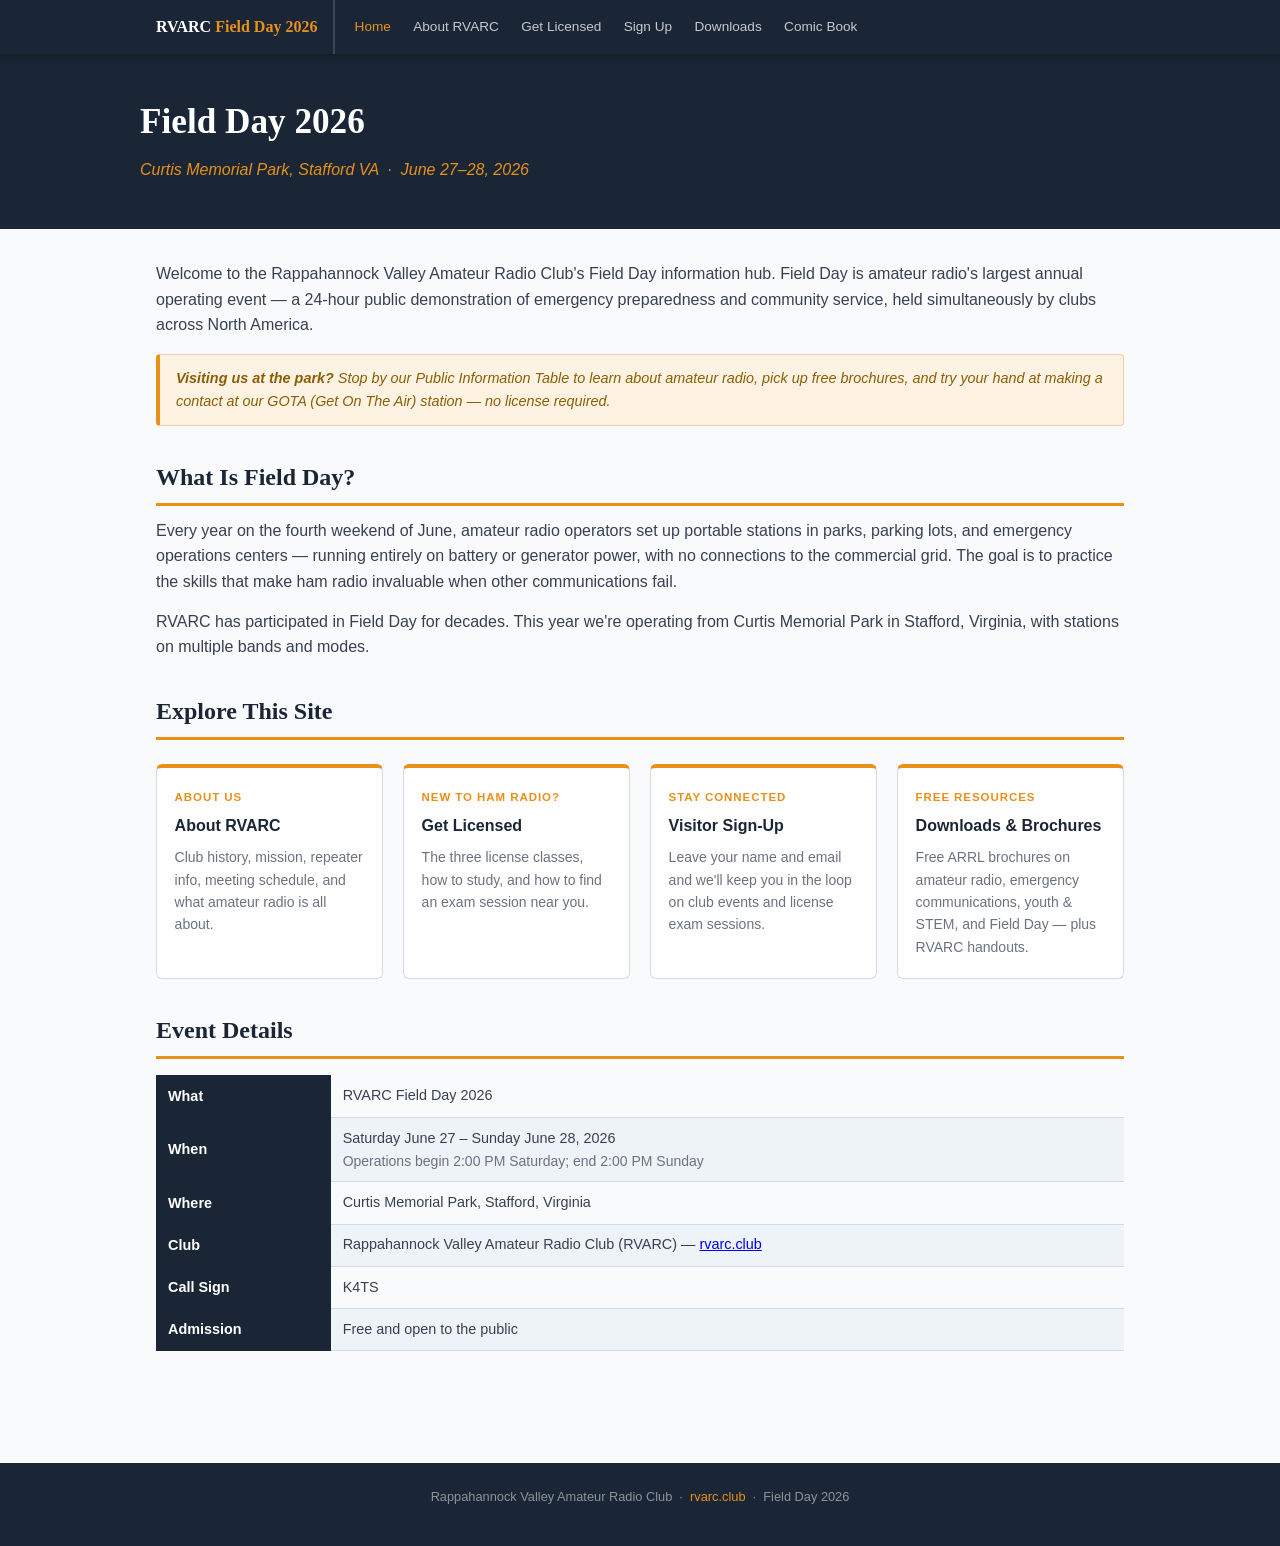
<file: index.html>
<!DOCTYPE html>
<html lang="en">
<head>
  <meta charset="UTF-8">
  <meta name="viewport" content="width=device-width, initial-scale=1.0">
  <title>RVARC Field Day 2026 — Public Information</title>
  <link rel="stylesheet" href="css/style.css">
</head>
<body>

<nav>
  <div class="nav-inner">
    <a class="nav-brand" href="index.html">RVARC <span>Field Day 2026</span></a>
    <a href="index.html" class="active">Home</a>
    <a href="about-rvarc.html">About RVARC</a>
    <a href="get-licensed.html">Get Licensed</a>
    <a href="sign-up.html">Sign Up</a>
    <a href="downloads.html">Downloads</a>
    <a href="comic-book.html">Comic Book</a>
  </div>
</nav>

<div class="page-header">
  <div class="page-header-inner">
    <h1>Field Day 2026</h1>
    <p class="subtitle">Curtis Memorial Park, Stafford VA &nbsp;·&nbsp; June 27–28, 2026</p>
  </div>
</div>

<main>
  <p>Welcome to the Rappahannock Valley Amateur Radio Club's Field Day information hub. Field Day is amateur radio's largest annual operating event — a 24-hour public demonstration of emergency preparedness and community service, held simultaneously by clubs across North America.</p>

  <div class="hint">
    <strong>Visiting us at the park?</strong> Stop by our Public Information Table to learn about amateur radio, pick up free brochures, and try your hand at making a contact at our GOTA (Get On The Air) station — no license required.
  </div>

  <h2>What Is Field Day?</h2>
  <p>Every year on the fourth weekend of June, amateur radio operators set up portable stations in parks, parking lots, and emergency operations centers — running entirely on battery or generator power, with no connections to the commercial grid. The goal is to practice the skills that make ham radio invaluable when other communications fail.</p>
  <p>RVARC has participated in Field Day for decades. This year we're operating from Curtis Memorial Park in Stafford, Virginia, with stations on multiple bands and modes.</p>

  <h2>Explore This Site</h2>
  <div class="card-grid">
    <a class="card" href="about-rvarc.html">
      <div class="card-label">About Us</div>
      <h3>About RVARC</h3>
      <p>Club history, mission, repeater info, meeting schedule, and what amateur radio is all about.</p>
    </a>
    <a class="card" href="get-licensed.html">
      <div class="card-label">New to Ham Radio?</div>
      <h3>Get Licensed</h3>
      <p>The three license classes, how to study, and how to find an exam session near you.</p>
    </a>
    <a class="card" href="sign-up.html">
      <div class="card-label">Stay Connected</div>
      <h3>Visitor Sign-Up</h3>
      <p>Leave your name and email and we'll keep you in the loop on club events and license exam sessions.</p>
    </a>
    <a class="card" href="downloads.html">
      <div class="card-label">Free Resources</div>
      <h3>Downloads &amp; Brochures</h3>
      <p>Free ARRL brochures on amateur radio, emergency communications, youth &amp; STEM, and Field Day — plus RVARC handouts.</p>
    </a>
  </div>

  <h2>Event Details</h2>
  <table class="styled-table">
    <tr><th>What</th><td>RVARC Field Day 2026</td></tr>
    <tr><th>When</th><td>Saturday June 27 – Sunday June 28, 2026<br><span style="color:var(--muted);font-size:0.875rem;">Operations begin 2:00 PM Saturday; end 2:00 PM Sunday</span></td></tr>
    <tr><th>Where</th><td>Curtis Memorial Park, Stafford, Virginia</td></tr>
    <tr><th>Club</th><td>Rappahannock Valley Amateur Radio Club (RVARC) — <a href="https://rvarc.club" target="_blank">rvarc.club</a></td></tr>
    <tr><th>Call Sign</th><td>K4TS</td></tr>
    <tr><th>Admission</th><td>Free and open to the public</td></tr>
  </table>
</main>

<footer>
  <p>Rappahannock Valley Amateur Radio Club &nbsp;·&nbsp; <a href="https://rvarc.club">rvarc.club</a> &nbsp;·&nbsp; Field Day 2026</p>
</footer>

</body>
</html>
</file>
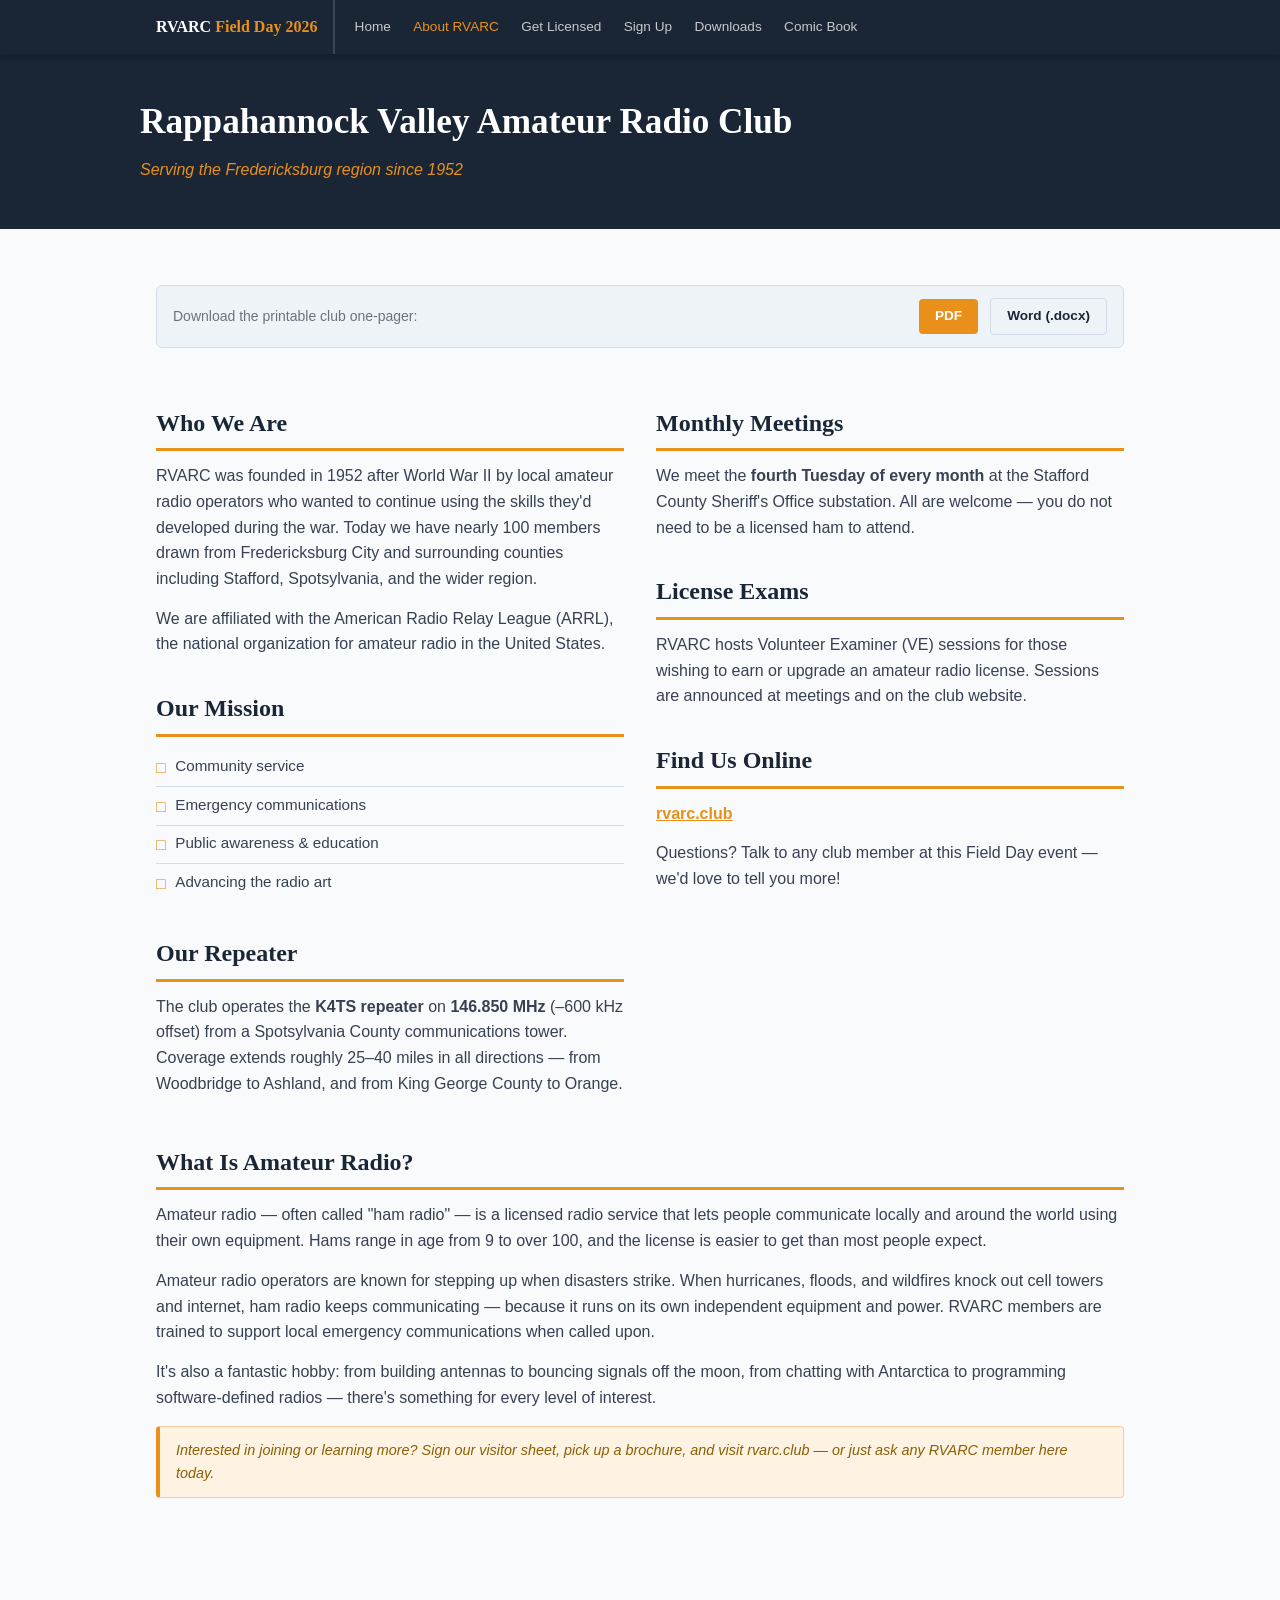
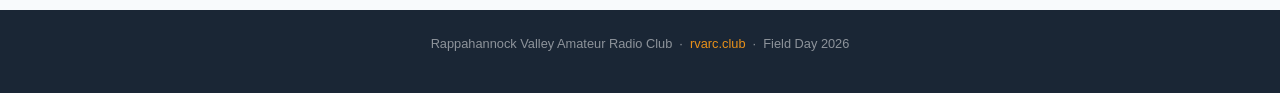
<file: about-rvarc.html>
<!DOCTYPE html>
<html lang="en">
<head>
  <meta charset="UTF-8">
  <meta name="viewport" content="width=device-width, initial-scale=1.0">
  <title>About RVARC — Field Day 2026</title>
  <link rel="stylesheet" href="css/style.css">
</head>
<body>

<nav>
  <div class="nav-inner">
    <a class="nav-brand" href="index.html">RVARC <span>Field Day 2026</span></a>
    <a href="index.html">Home</a>
    <a href="about-rvarc.html" class="active">About RVARC</a>
    <a href="get-licensed.html">Get Licensed</a>
    <a href="sign-up.html">Sign Up</a>
    <a href="downloads.html">Downloads</a>
    <a href="comic-book.html">Comic Book</a>
  </div>
</nav>

<div class="page-header">
  <div class="page-header-inner">
    <h1>Rappahannock Valley Amateur Radio Club</h1>
    <p class="subtitle">Serving the Fredericksburg region since 1952</p>
  </div>
</div>

<main>

  <div class="download-bar">
    <span>Download the printable club one-pager:</span>
    <a class="btn btn-primary" href="downloads/2_RVARC_Club_One_Pager.pdf">PDF</a>
    <a class="btn btn-outline" href="downloads/2_RVARC_Club_One_Pager.docx">Word (.docx)</a>
  </div>

  <div class="two-col">
    <div>
      <h2>Who We Are</h2>
      <p>RVARC was founded in 1952 after World War II by local amateur radio operators who wanted to continue using the skills they'd developed during the war. Today we have nearly 100 members drawn from Fredericksburg City and surrounding counties including Stafford, Spotsylvania, and the wider region.</p>
      <p>We are affiliated with the American Radio Relay League (ARRL), the national organization for amateur radio in the United States.</p>

      <h2>Our Mission</h2>
      <ul class="checklist">
        <li>Community service</li>
        <li>Emergency communications</li>
        <li>Public awareness &amp; education</li>
        <li>Advancing the radio art</li>
      </ul>

      <h2>Our Repeater</h2>
      <p>The club operates the <strong>K4TS repeater</strong> on <strong>146.850 MHz</strong> (–600 kHz offset) from a Spotsylvania County communications tower. Coverage extends roughly 25–40 miles in all directions — from Woodbridge to Ashland, and from King George County to Orange.</p>
    </div>
    <div>
      <h2>Monthly Meetings</h2>
      <p>We meet the <strong>fourth Tuesday of every month</strong> at the Stafford County Sheriff's Office substation. All are welcome — you do not need to be a licensed ham to attend.</p>

      <h2>License Exams</h2>
      <p>RVARC hosts Volunteer Examiner (VE) sessions for those wishing to earn or upgrade an amateur radio license. Sessions are announced at meetings and on the club website.</p>

      <h2>Find Us Online</h2>
      <p><a href="https://rvarc.club" target="_blank" style="color:var(--amber);font-weight:bold;">rvarc.club</a></p>
      <p>Questions? Talk to any club member at this Field Day event — we'd love to tell you more!</p>
    </div>
  </div>

  <h2>What Is Amateur Radio?</h2>
  <p>Amateur radio — often called "ham radio" — is a licensed radio service that lets people communicate locally and around the world using their own equipment. Hams range in age from 9 to over 100, and the license is easier to get than most people expect.</p>
  <p>Amateur radio operators are known for stepping up when disasters strike. When hurricanes, floods, and wildfires knock out cell towers and internet, ham radio keeps communicating — because it runs on its own independent equipment and power. RVARC members are trained to support local emergency communications when called upon.</p>
  <p>It's also a fantastic hobby: from building antennas to bouncing signals off the moon, from chatting with Antarctica to programming software-defined radios — there's something for every level of interest.</p>

  <div class="hint">
    Interested in joining or learning more? Sign our visitor sheet, pick up a brochure, and visit rvarc.club — or just ask any RVARC member here today.
  </div>

</main>

<footer>
  <p>Rappahannock Valley Amateur Radio Club &nbsp;·&nbsp; <a href="https://rvarc.club">rvarc.club</a> &nbsp;·&nbsp; Field Day 2026</p>
</footer>

</body>
</html>
</file>
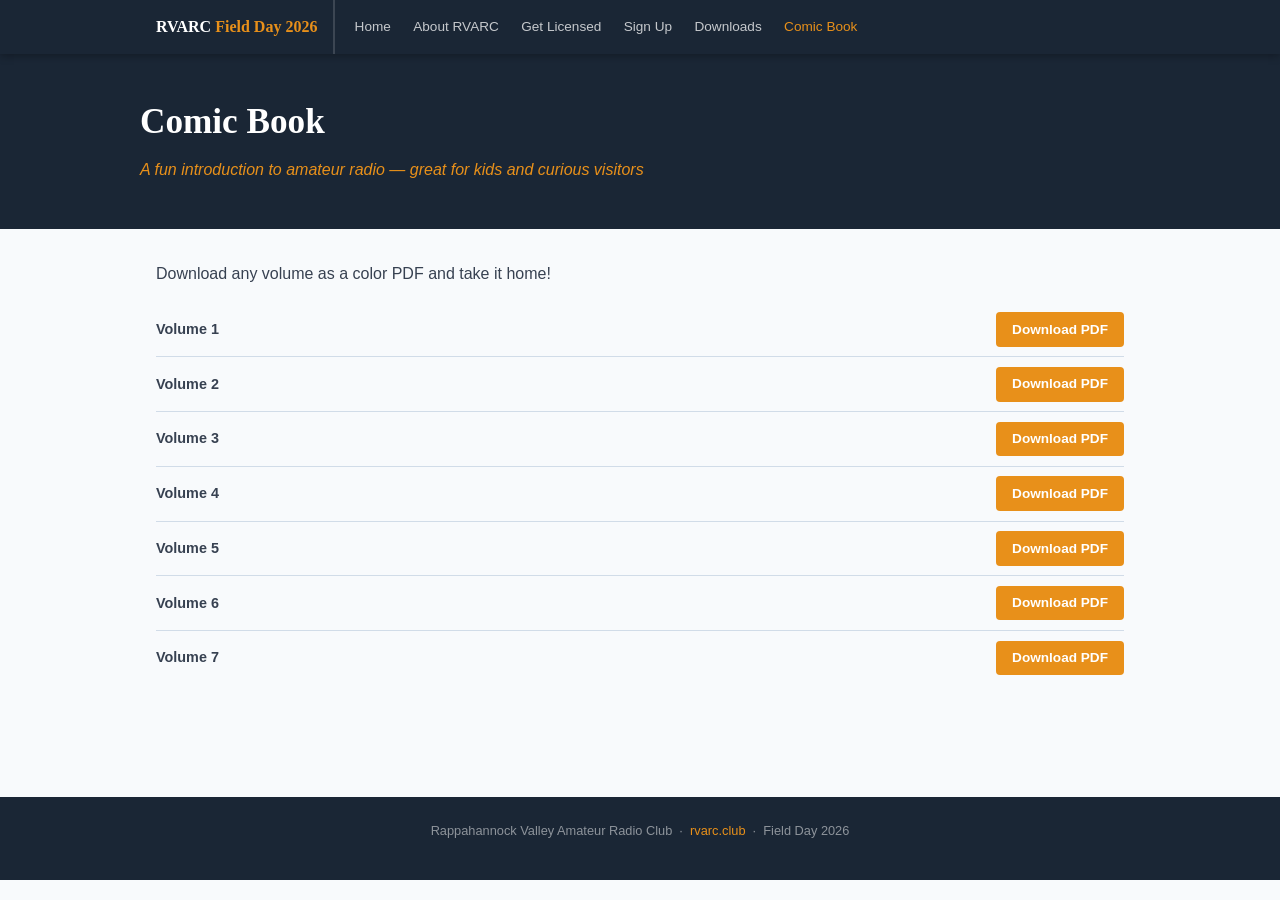
<file: comic-book.html>
<!DOCTYPE html>
<html lang="en">
<head>
  <meta charset="UTF-8">
  <meta name="viewport" content="width=device-width, initial-scale=1.0">
  <title>Comic Book — RVARC Field Day 2026</title>
  <link rel="stylesheet" href="css/style.css">
  <style>
    .arrl-list  { list-style: none; padding: 0; margin: 1rem 0; }
    .arrl-list li {
      padding: 0.6rem 0;
      border-bottom: 1px solid var(--border);
      display: flex;
      align-items: center;
      gap: 0.75rem;
      flex-wrap: wrap;
    }
    .arrl-list li:last-child { border-bottom: none; }
    .arrl-list li span { flex: 1; font-size: 0.9rem; }
  </style>
</head>
<body>

<nav>
  <div class="nav-inner">
    <a class="nav-brand" href="index.html">RVARC <span>Field Day 2026</span></a>
    <a href="index.html">Home</a>
    <a href="about-rvarc.html">About RVARC</a>
    <a href="get-licensed.html">Get Licensed</a>
    <a href="sign-up.html">Sign Up</a>
    <a href="downloads.html">Downloads</a>
    <a href="comic-book.html" class="active">Comic Book</a>
  </div>
</nav>

<div class="page-header">
  <div class="page-header-inner">
    <h1>Comic Book</h1>
    <p class="subtitle">A fun introduction to amateur radio — great for kids and curious visitors</p>
  </div>
</div>

<main>

  <p>Download any volume as a color PDF and take it home!</p>

  <ul class="arrl-list">
    <li>
      <span><strong>Volume 1</strong></span>
      <a class="btn btn-primary" href="downloads/ComicBookV1color.pdf">Download PDF</a>
    </li>
    <li>
      <span><strong>Volume 2</strong></span>
      <a class="btn btn-primary" href="downloads/ComicBookV2color.pdf">Download PDF</a>
    </li>
    <li>
      <span><strong>Volume 3</strong></span>
      <a class="btn btn-primary" href="downloads/ComicBookV3color.pdf">Download PDF</a>
    </li>
    <li>
      <span><strong>Volume 4</strong></span>
      <a class="btn btn-primary" href="downloads/ComicBookV4color.pdf">Download PDF</a>
    </li>
    <li>
      <span><strong>Volume 5</strong></span>
      <a class="btn btn-primary" href="downloads/ComicBookV5color.pdf">Download PDF</a>
    </li>
    <li>
      <span><strong>Volume 6</strong></span>
      <a class="btn btn-primary" href="downloads/ComicBookV6color.pdf">Download PDF</a>
    </li>
    <li>
      <span><strong>Volume 7</strong></span>
      <a class="btn btn-primary" href="downloads/ComicBookV7_Color.pdf">Download PDF</a>
    </li>
  </ul>

</main>

<footer>
  <p>Rappahannock Valley Amateur Radio Club &nbsp;·&nbsp; <a href="https://rvarc.club">rvarc.club</a> &nbsp;·&nbsp; Field Day 2026</p>
</footer>

</body>
</html>
</file>
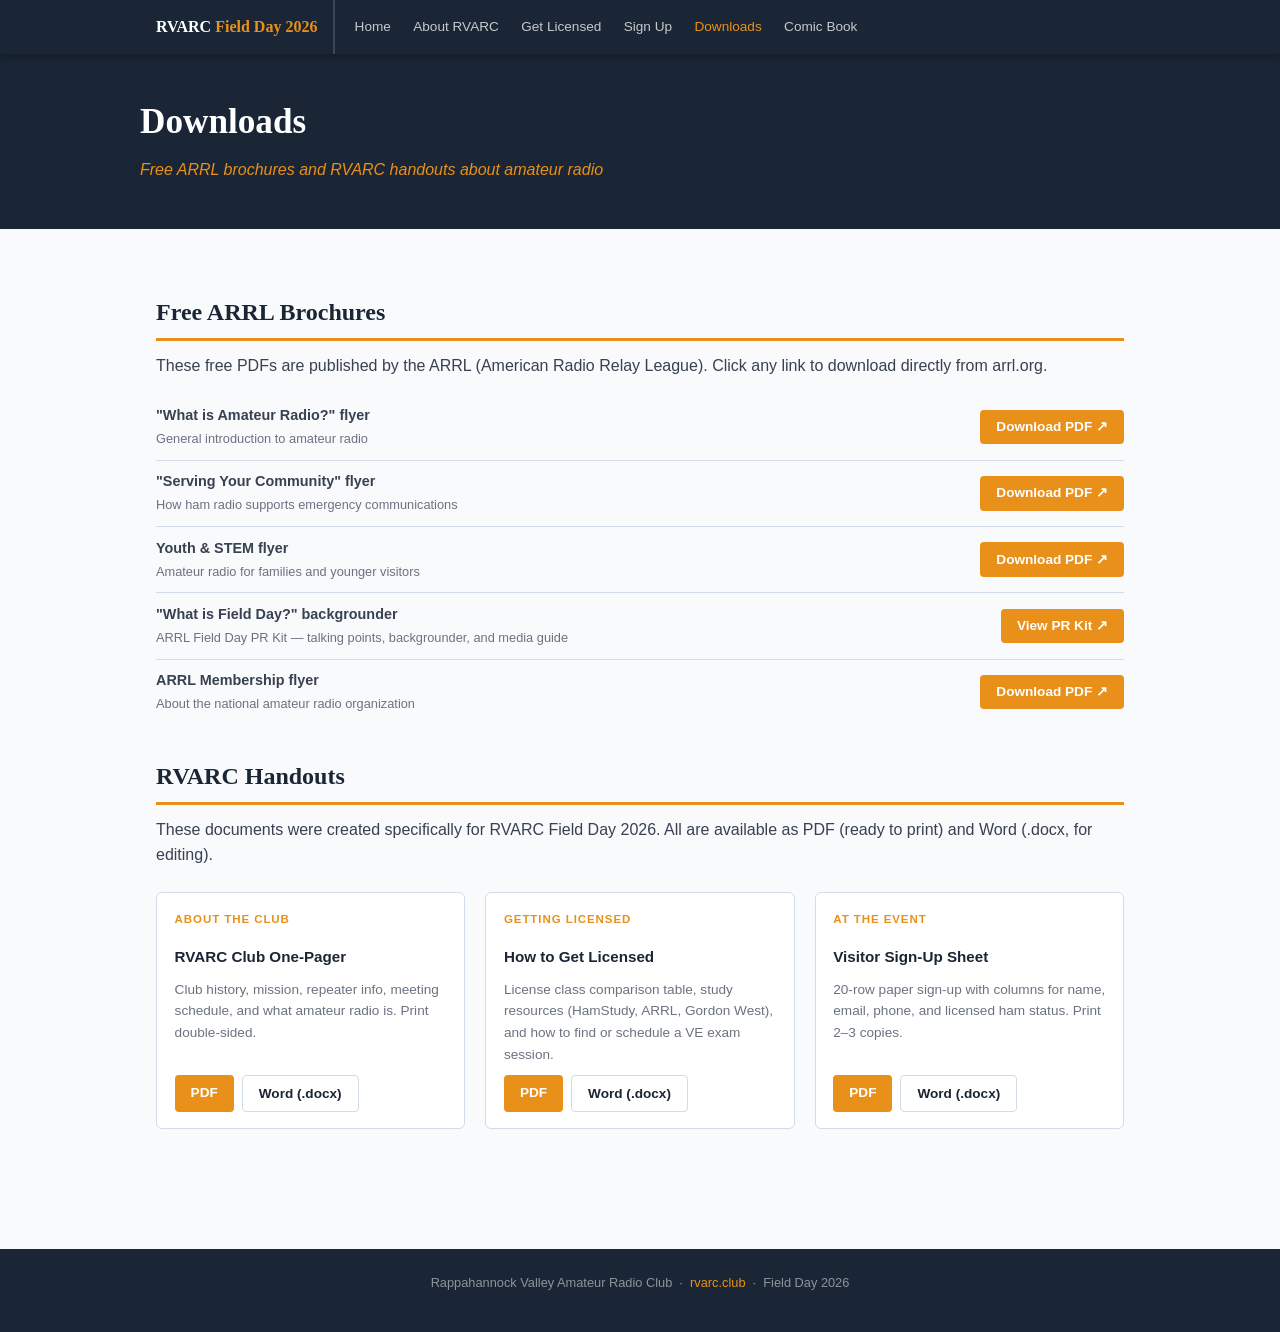
<file: downloads.html>
<!DOCTYPE html>
<html lang="en">
<head>
  <meta charset="UTF-8">
  <meta name="viewport" content="width=device-width, initial-scale=1.0">
  <title>Downloads — RVARC Field Day 2026</title>
  <link rel="stylesheet" href="css/style.css">
  <style>
    .dl-grid { display: grid; grid-template-columns: repeat(auto-fill, minmax(280px, 1fr)); gap: 1.25rem; margin: 1.5rem 0; }
    .dl-card {
      background: var(--white);
      border: 1px solid var(--border);
      border-radius: 6px;
      padding: 1.1rem 1.1rem 1rem;
      display: flex;
      flex-direction: column;
      gap: 0.6rem;
    }
    .dl-card h3 { margin: 0; font-size: 0.95rem; }
    .dl-card p  { font-size: 0.85rem; color: var(--muted); margin: 0; flex: 1; }
    .dl-btns    { display: flex; gap: 0.5rem; flex-wrap: wrap; }
    .arrl-list  { list-style: none; padding: 0; margin: 1rem 0; }
    .arrl-list li {
      padding: 0.6rem 0;
      border-bottom: 1px solid var(--border);
      display: flex;
      align-items: center;
      gap: 0.75rem;
      flex-wrap: wrap;
    }
    .arrl-list li:last-child { border-bottom: none; }
    .arrl-list li span { flex: 1; font-size: 0.9rem; }
  </style>
</head>
<body>

<nav>
  <div class="nav-inner">
    <a class="nav-brand" href="index.html">RVARC <span>Field Day 2026</span></a>
    <a href="index.html">Home</a>
    <a href="about-rvarc.html">About RVARC</a>
    <a href="get-licensed.html">Get Licensed</a>
    <a href="sign-up.html">Sign Up</a>
    <a href="downloads.html" class="active">Downloads</a>
    <a href="comic-book.html">Comic Book</a>
  </div>
</nav>

<div class="page-header">
  <div class="page-header-inner">
    <h1>Downloads</h1>
    <p class="subtitle">Free ARRL brochures and RVARC handouts about amateur radio</p>
  </div>
</div>

<main>

  <h2>Free ARRL Brochures</h2>
  <p>These free PDFs are published by the ARRL (American Radio Relay League). Click any link to download directly from arrl.org.</p>

  <ul class="arrl-list">
    <li>
      <span><strong>"What is Amateur Radio?" flyer</strong><br><span style="font-size:0.8rem;color:var(--muted);">General introduction to amateur radio</span></span>
      <a class="btn btn-primary" href="https://www.arrl.org/files/file/Brochures%20and%20Exhibit%20Materials/What%20is%20Amateur%20Radio%20flyer%208_5x11.pdf" target="_blank">Download PDF ↗</a>
    </li>
    <li>
      <span><strong>"Serving Your Community" flyer</strong><br><span style="font-size:0.8rem;color:var(--muted);">How ham radio supports emergency communications</span></span>
      <a class="btn btn-primary" href="https://www.arrl.org/files/file/Brochures%20and%20Exhibit%20Materials/Serving%20Your%20Community%20Flyer.pdf" target="_blank">Download PDF ↗</a>
    </li>
    <li>
      <span><strong>Youth &amp; STEM flyer</strong><br><span style="font-size:0.8rem;color:var(--muted);">Amateur radio for families and younger visitors</span></span>
      <a class="btn btn-primary" href="https://www.arrl.org/files/file/Brochures%20and%20Exhibit%20Materials/Youth%20flyer%202021.pdf" target="_blank">Download PDF ↗</a>
    </li>
    <li>
      <span><strong>"What is Field Day?" backgrounder</strong><br><span style="font-size:0.8rem;color:var(--muted);">ARRL Field Day PR Kit — talking points, backgrounder, and media guide</span></span>
      <a class="btn btn-primary" href="https://www.arrl.org/files/file/Field-Day/2021/2_1-%20FD%20Flier%20-%20What%20is%20FD%20generic.pdf" target="_blank">View PR Kit ↗</a>
    </li>
    <li>
      <span><strong>ARRL Membership flyer</strong><br><span style="font-size:0.8rem;color:var(--muted);">About the national amateur radio organization</span></span>
      <a class="btn btn-primary" href="https://home.arrl.org/PRODUCTFILES/134060/2023_membership_flyer.pdf" target="_blank">Download PDF ↗</a>
    </li>
  </ul>

  <h2>RVARC Handouts</h2>
  <p>These documents were created specifically for RVARC Field Day 2026. All are available as PDF (ready to print) and Word (.docx, for editing).</p>

  <div class="dl-grid">
    <div class="dl-card">
      <div class="card-label">About the Club</div>
      <h3>RVARC Club One-Pager</h3>
      <p>Club history, mission, repeater info, meeting schedule, and what amateur radio is. Print double-sided.</p>
      <div class="dl-btns">
        <a class="btn btn-primary" href="downloads/2_RVARC_Club_One_Pager.pdf">PDF</a>
        <a class="btn btn-outline" href="downloads/2_RVARC_Club_One_Pager.docx">Word (.docx)</a>
      </div>
    </div>
    <div class="dl-card">
      <div class="card-label">Getting Licensed</div>
      <h3>How to Get Licensed</h3>
      <p>License class comparison table, study resources (HamStudy, ARRL, Gordon West), and how to find or schedule a VE exam session.</p>
      <div class="dl-btns">
        <a class="btn btn-primary" href="downloads/3_How_to_Get_Licensed.pdf">PDF</a>
        <a class="btn btn-outline" href="downloads/3_How_to_Get_Licensed.docx">Word (.docx)</a>
      </div>
    </div>
    <div class="dl-card">
      <div class="card-label">At the Event</div>
      <h3>Visitor Sign-Up Sheet</h3>
      <p>20-row paper sign-up with columns for name, email, phone, and licensed ham status. Print 2–3 copies.</p>
      <div class="dl-btns">
        <a class="btn btn-primary" href="downloads/4_Visitor_Sign_Up_Sheet.pdf">PDF</a>
        <a class="btn btn-outline" href="downloads/4_Visitor_Sign_Up_Sheet.docx">Word (.docx)</a>
      </div>
    </div>
  </div>


</main>

<footer>
  <p>Rappahannock Valley Amateur Radio Club &nbsp;·&nbsp; <a href="https://rvarc.club">rvarc.club</a> &nbsp;·&nbsp; Field Day 2026</p>
</footer>

</body>
</html>
</file>
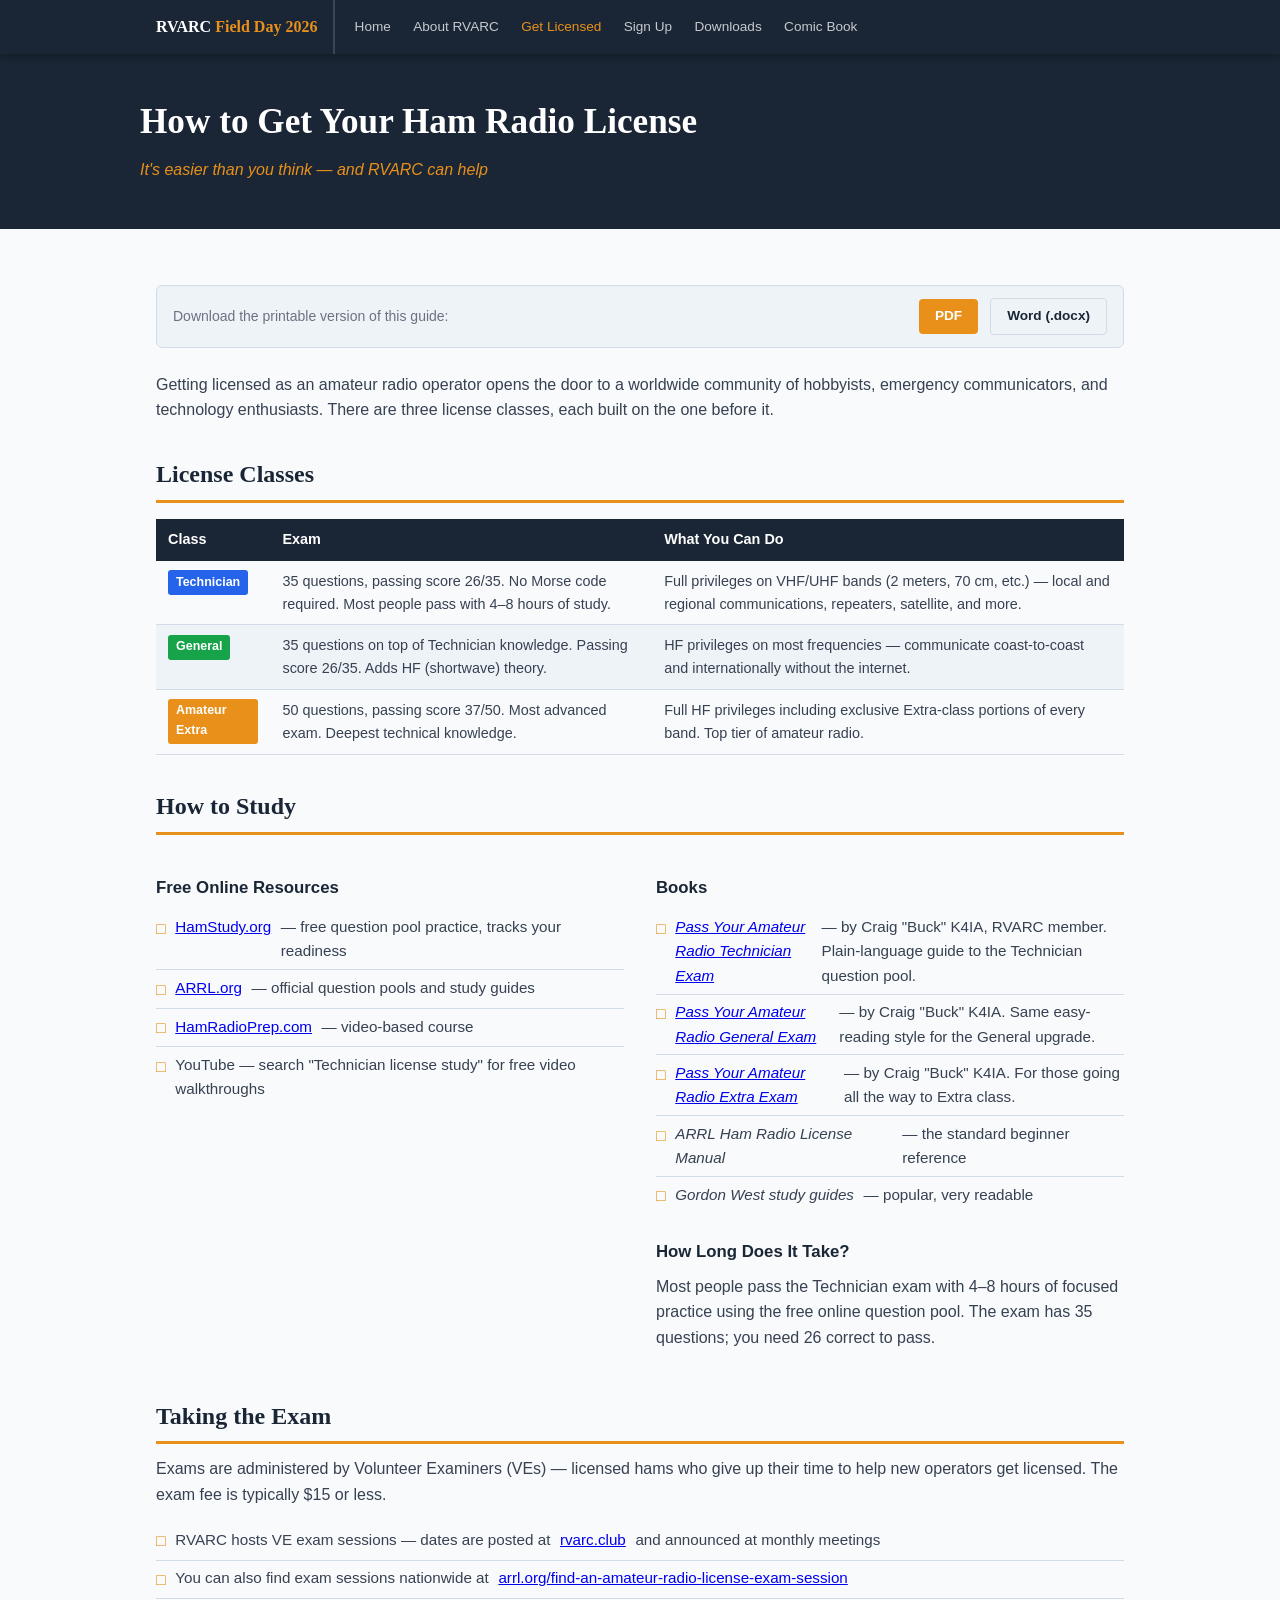
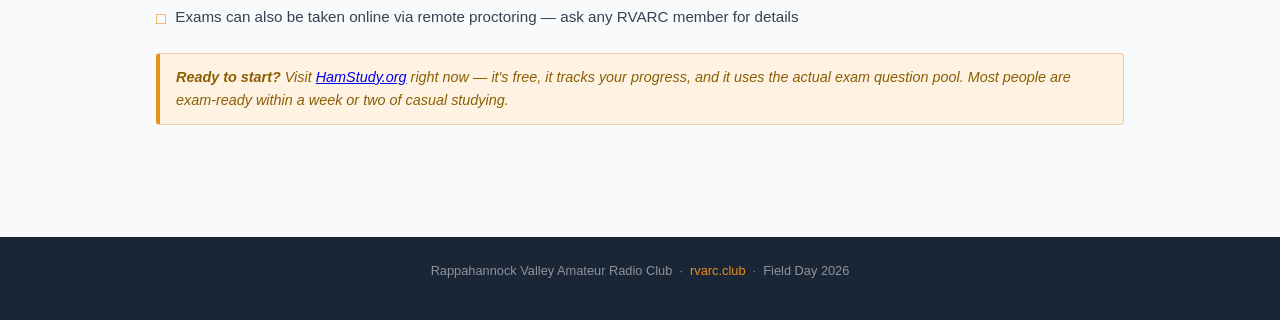
<file: get-licensed.html>
<!DOCTYPE html>
<html lang="en">
<head>
  <meta charset="UTF-8">
  <meta name="viewport" content="width=device-width, initial-scale=1.0">
  <title>Get Licensed — RVARC Field Day 2026</title>
  <link rel="stylesheet" href="css/style.css">
</head>
<body>

<nav>
  <div class="nav-inner">
    <a class="nav-brand" href="index.html">RVARC <span>Field Day 2026</span></a>
    <a href="index.html">Home</a>
    <a href="about-rvarc.html">About RVARC</a>
    <a href="get-licensed.html" class="active">Get Licensed</a>
    <a href="sign-up.html">Sign Up</a>
    <a href="downloads.html">Downloads</a>
    <a href="comic-book.html">Comic Book</a>
  </div>
</nav>

<div class="page-header">
  <div class="page-header-inner">
    <h1>How to Get Your Ham Radio License</h1>
    <p class="subtitle">It's easier than you think — and RVARC can help</p>
  </div>
</div>

<main>

  <div class="download-bar">
    <span>Download the printable version of this guide:</span>
    <a class="btn btn-primary" href="downloads/3_How_to_Get_Licensed.pdf">PDF</a>
    <a class="btn btn-outline" href="downloads/3_How_to_Get_Licensed.docx">Word (.docx)</a>
  </div>

  <p>Getting licensed as an amateur radio operator opens the door to a worldwide community of hobbyists, emergency communicators, and technology enthusiasts. There are three license classes, each built on the one before it.</p>

  <h2>License Classes</h2>
  <table class="styled-table">
    <thead>
      <tr>
        <th>Class</th>
        <th>Exam</th>
        <th>What You Can Do</th>
      </tr>
    </thead>
    <tbody>
      <tr>
        <td><span class="badge badge-tech">Technician</span></td>
        <td>35 questions, passing score 26/35. No Morse code required. Most people pass with 4–8 hours of study.</td>
        <td>Full privileges on VHF/UHF bands (2 meters, 70 cm, etc.) — local and regional communications, repeaters, satellite, and more.</td>
      </tr>
      <tr>
        <td><span class="badge badge-general">General</span></td>
        <td>35 questions on top of Technician knowledge. Passing score 26/35. Adds HF (shortwave) theory.</td>
        <td>HF privileges on most frequencies — communicate coast-to-coast and internationally without the internet.</td>
      </tr>
      <tr>
        <td><span class="badge badge-extra">Amateur Extra</span></td>
        <td>50 questions, passing score 37/50. Most advanced exam. Deepest technical knowledge.</td>
        <td>Full HF privileges including exclusive Extra-class portions of every band. Top tier of amateur radio.</td>
      </tr>
    </tbody>
  </table>

  <h2>How to Study</h2>
  <div class="two-col">
    <div>
      <h3>Free Online Resources</h3>
      <ul class="checklist">
        <li><a href="https://hamstudy.org" target="_blank">HamStudy.org</a> — free question pool practice, tracks your readiness</li>
        <li><a href="https://www.arrl.org" target="_blank">ARRL.org</a> — official question pools and study guides</li>
        <li><a href="https://hamradioprep.com" target="_blank">HamRadioPrep.com</a> — video-based course</li>
        <li>YouTube — search "Technician license study" for free video walkthroughs</li>
      </ul>
    </div>
    <div>
      <h3>Books</h3>
      <ul class="checklist">
        <li><a href="https://www.easywayhambooks.com/" target="_blank"><em>Pass Your Amateur Radio Technician Exam</em></a> — by Craig "Buck" K4IA, RVARC member. Plain-language guide to the Technician question pool.</li>
        <li><a href="https://www.easywayhambooks.com/" target="_blank"><em>Pass Your Amateur Radio General Exam</em></a> — by Craig "Buck" K4IA. Same easy-reading style for the General upgrade.</li>
        <li><a href="https://www.easywayhambooks.com/" target="_blank"><em>Pass Your Amateur Radio Extra Exam</em></a> — by Craig "Buck" K4IA. For those going all the way to Extra class.</li>
        <li><em>ARRL Ham Radio License Manual</em> — the standard beginner reference</li>
        <li><em>Gordon West study guides</em> — popular, very readable</li>
      </ul>

      <h3>How Long Does It Take?</h3>
      <p>Most people pass the Technician exam with 4–8 hours of focused practice using the free online question pool. The exam has 35 questions; you need 26 correct to pass.</p>
    </div>
  </div>

  <h2>Taking the Exam</h2>
  <p>Exams are administered by Volunteer Examiners (VEs) — licensed hams who give up their time to help new operators get licensed. The exam fee is typically $15 or less.</p>
  <ul class="checklist">
    <li>RVARC hosts VE exam sessions — dates are posted at <a href="https://rvarc.club" target="_blank">rvarc.club</a> and announced at monthly meetings</li>
    <li>You can also find exam sessions nationwide at <a href="https://www.arrl.org/find-an-amateur-radio-license-exam-session" target="_blank">arrl.org/find-an-amateur-radio-license-exam-session</a></li>
    <li>Exams can also be taken online via remote proctoring — ask any RVARC member for details</li>
  </ul>

  <div class="hint">
    <strong>Ready to start?</strong> Visit <a href="https://hamstudy.org" target="_blank">HamStudy.org</a> right now — it's free, it tracks your progress, and it uses the actual exam question pool. Most people are exam-ready within a week or two of casual studying.
  </div>

</main>

<footer>
  <p>Rappahannock Valley Amateur Radio Club &nbsp;·&nbsp; <a href="https://rvarc.club">rvarc.club</a> &nbsp;·&nbsp; Field Day 2026</p>
</footer>

</body>
</html>
</file>
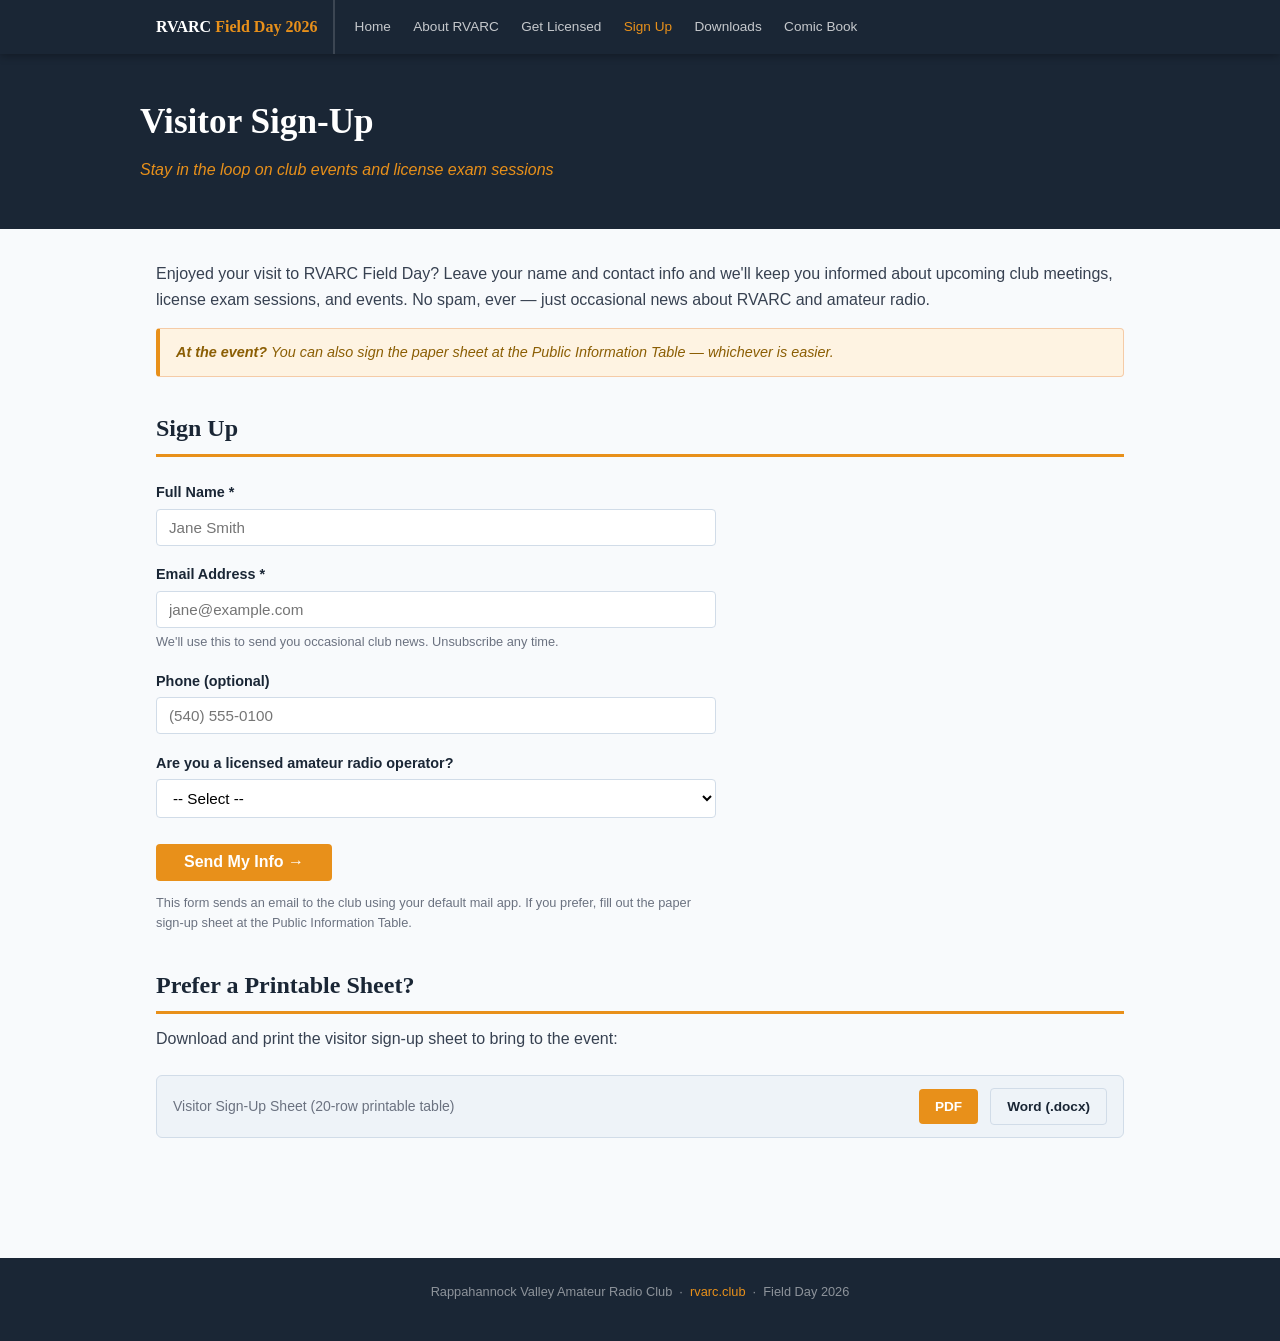
<file: sign-up.html>
<!DOCTYPE html>
<html lang="en">
<head>
  <meta charset="UTF-8">
  <meta name="viewport" content="width=device-width, initial-scale=1.0">
  <title>Visitor Sign-Up — RVARC Field Day 2026</title>
  <link rel="stylesheet" href="css/style.css">
  <style>
    .signup-form { max-width: 560px; margin: 1.5rem 0; }
    .form-group { margin-bottom: 1.1rem; }
    .form-group label { display: block; font-weight: bold; font-size: 0.9rem; color: var(--navy); margin-bottom: 0.3rem; }
    .form-group input, .form-group select {
      width: 100%;
      padding: 0.55rem 0.75rem;
      border: 1px solid var(--border);
      border-radius: 4px;
      font-size: 0.95rem;
      font-family: inherit;
      background: var(--white);
      transition: border-color 0.15s;
    }
    .form-group input:focus, .form-group select:focus {
      outline: none;
      border-color: var(--amber);
      box-shadow: 0 0 0 3px rgba(232,144,26,0.15);
    }
    .form-note { font-size: 0.8rem; color: var(--muted); margin-top: 0.25rem; }
    .submit-btn {
      background: var(--amber);
      color: var(--white);
      border: none;
      padding: 0.6rem 1.75rem;
      border-radius: 4px;
      font-size: 1rem;
      font-weight: bold;
      cursor: pointer;
      margin-top: 0.5rem;
      transition: background 0.15s;
    }
    .submit-btn:hover { background: #c97a14; }
    #thanks { display:none; background: #d1fae5; border: 1px solid #6ee7b7; color: #065f46; padding: 1rem 1.25rem; border-radius: 6px; margin-top: 1rem; }
  </style>
</head>
<body>

<nav>
  <div class="nav-inner">
    <a class="nav-brand" href="index.html">RVARC <span>Field Day 2026</span></a>
    <a href="index.html">Home</a>
    <a href="about-rvarc.html">About RVARC</a>
    <a href="get-licensed.html">Get Licensed</a>
    <a href="sign-up.html" class="active">Sign Up</a>
    <a href="downloads.html">Downloads</a>
    <a href="comic-book.html">Comic Book</a>
  </div>
</nav>

<div class="page-header">
  <div class="page-header-inner">
    <h1>Visitor Sign-Up</h1>
    <p class="subtitle">Stay in the loop on club events and license exam sessions</p>
  </div>
</div>

<main>
  <p>Enjoyed your visit to RVARC Field Day? Leave your name and contact info and we'll keep you informed about upcoming club meetings, license exam sessions, and events. No spam, ever — just occasional news about RVARC and amateur radio.</p>

  <div class="hint">
    <strong>At the event?</strong> You can also sign the paper sheet at the Public Information Table — whichever is easier.
  </div>

  <h2>Sign Up</h2>

  <form class="signup-form" id="signupForm">
    <div class="form-group">
      <label for="name">Full Name *</label>
      <input type="text" id="name" name="name" required placeholder="Jane Smith">
    </div>
    <div class="form-group">
      <label for="email">Email Address *</label>
      <input type="email" id="email" name="email" required placeholder="jane@example.com">
      <p class="form-note">We'll use this to send you occasional club news. Unsubscribe any time.</p>
    </div>
    <div class="form-group">
      <label for="phone">Phone (optional)</label>
      <input type="tel" id="phone" name="phone" placeholder="(540) 555-0100">
    </div>
    <div class="form-group">
      <label for="licensed">Are you a licensed amateur radio operator?</label>
      <select id="licensed" name="licensed">
        <option value="">-- Select --</option>
        <option value="no">No — I'm new to ham radio</option>
        <option value="tech">Yes — Technician</option>
        <option value="general">Yes — General</option>
        <option value="extra">Yes — Amateur Extra</option>
        <option value="lapsed">I used to be, but my license lapsed</option>
      </select>
    </div>
    <button type="submit" class="submit-btn">Send My Info →</button>
    <p class="form-note" style="margin-top:0.75rem;">
      This form sends an email to the club using your default mail app. If you prefer, fill out the paper sign-up sheet at the Public Information Table.
    </p>
  </form>

  <div id="thanks">
    <strong>Thanks for signing up!</strong> We'll be in touch with upcoming club news and events. 73 de RVARC.
  </div>

  <h2>Prefer a Printable Sheet?</h2>
  <p>Download and print the visitor sign-up sheet to bring to the event:</p>
  <div class="download-bar">
    <span>Visitor Sign-Up Sheet (20-row printable table)</span>
    <a class="btn btn-primary" href="downloads/4_Visitor_Sign_Up_Sheet.pdf">PDF</a>
    <a class="btn btn-outline" href="downloads/4_Visitor_Sign_Up_Sheet.docx">Word (.docx)</a>
  </div>

</main>

<footer>
  <p>Rappahannock Valley Amateur Radio Club &nbsp;·&nbsp; <a href="https://rvarc.club">rvarc.club</a> &nbsp;·&nbsp; Field Day 2026</p>
</footer>

<script>
document.getElementById('signupForm').addEventListener('submit', function(e) {
  e.preventDefault();
  const name    = document.getElementById('name').value;
  const email   = document.getElementById('email').value;
  const phone   = document.getElementById('phone').value;
  const lic     = document.getElementById('licensed').value;
  const body    = encodeURIComponent(
    'Name: ' + name + '\n' +
    'Email: ' + email + '\n' +
    'Phone: ' + (phone || 'not provided') + '\n' +
    'Licensed: ' + (lic || 'not specified') + '\n\n' +
    'Submitted via rvarc Field Day sign-up form.'
  );
  window.location.href = 'mailto:info@rvarc.club?subject=' +
    encodeURIComponent('Field Day 2026 Sign-Up: ' + name) + '&body=' + body;
  document.getElementById('thanks').style.display = 'block';
});
</script>

</body>
</html>
</file>
<file: css/style.css>
/* RVARC Field Day 2026 — Shared Stylesheet */

:root {
  --navy:  #1A2635;
  --amber: #E8901A;
  --body:  #374151;
  --muted: #6B7280;
  --card:  #EEF3F8;
  --border:#D1DCE8;
  --hint-bg: #FEF3E2;
  --hint-bd: #F5CBA7;
  --hint-tx: #8B5E04;
  --white: #FFFFFF;
}

*, *::before, *::after { box-sizing: border-box; margin: 0; padding: 0; }
html { scroll-behavior: smooth; }
body {
  font-family: 'Segoe UI', Arial, sans-serif;
  font-size: 16px;
  line-height: 1.6;
  color: var(--body);
  background: #F8FAFC;
}

nav {
  background: var(--navy);
  position: sticky;
  top: 0;
  z-index: 100;
  box-shadow: 0 2px 8px rgba(0,0,0,0.3);
}
.nav-inner {
  max-width: 1000px;
  margin: 0 auto;
  display: flex;
  align-items: center;
  padding: 0 1rem;
  flex-wrap: wrap;
}
.nav-brand {
  color: var(--white);
  font-family: Georgia, serif;
  font-size: 1rem;
  font-weight: bold;
  padding: 0.9rem 1rem 0.9rem 0;
  margin-right: 0.5rem;
  border-right: 2px solid rgba(255,255,255,0.15);
  white-space: nowrap;
  text-decoration: none;
}
.nav-brand span { color: var(--amber); }
nav a {
  color: rgba(255,255,255,0.75);
  text-decoration: none;
  font-size: 0.85rem;
  padding: 0.9rem 0.7rem;
  display: block;
  transition: color 0.15s;
  white-space: nowrap;
}
nav a:hover, nav a.active { color: var(--amber); }

.page-header {
  background: var(--navy);
  color: var(--white);
  padding: 2.5rem 1rem 2rem;
}
.page-header-inner { max-width: 1000px; margin: 0 auto; }
.page-header h1 {
  font-family: Georgia, serif;
  font-size: 2.2rem;
  font-weight: bold;
  margin-bottom: 0.4rem;
}
.page-header .subtitle { color: var(--amber); font-style: italic; font-size: 1rem; }

main { max-width: 1000px; margin: 0 auto; padding: 2rem 1rem 3rem; }

h2 {
  font-family: Georgia, serif;
  font-size: 1.5rem;
  color: var(--navy);
  margin: 2rem 0 0.75rem;
  padding-bottom: 0.4rem;
  border-bottom: 3px solid var(--amber);
}
h3 { font-size: 1.05rem; font-weight: bold; color: var(--navy); margin: 1.5rem 0 0.5rem; }
p { margin-bottom: 0.9rem; }

.hint {
  background: var(--hint-bg);
  border: 1px solid var(--hint-bd);
  border-left: 4px solid var(--amber);
  color: var(--hint-tx);
  padding: 0.75rem 1rem;
  border-radius: 4px;
  font-size: 0.9rem;
  font-style: italic;
  margin: 1rem 0;
}

.card-grid {
  display: grid;
  grid-template-columns: repeat(auto-fill, minmax(210px, 1fr));
  gap: 1.25rem;
  margin: 1.5rem 0;
}
.card {
  background: var(--white);
  border: 1px solid var(--border);
  border-top: 4px solid var(--amber);
  border-radius: 6px;
  padding: 1.25rem 1.1rem;
  text-decoration: none;
  color: inherit;
  transition: box-shadow 0.15s, transform 0.15s;
  display: block;
}
.card:hover { box-shadow: 0 4px 16px rgba(26,38,53,0.12); transform: translateY(-2px); }
.card-label {
  font-size: 0.72rem;
  font-weight: bold;
  text-transform: uppercase;
  letter-spacing: 0.08em;
  color: var(--amber);
  margin-bottom: 0.4rem;
}
.card h3 { margin: 0 0 0.5rem; font-size: 1rem; color: var(--navy); }
.card p { font-size: 0.875rem; color: var(--muted); margin: 0; }

.checklist { list-style: none; margin: 0.5rem 0 1rem; padding: 0; }
.checklist li {
  display: flex;
  align-items: flex-start;
  gap: 0.6rem;
  padding: 0.35rem 0;
  font-size: 0.95rem;
  border-bottom: 1px solid var(--border);
}
.checklist li:last-child { border-bottom: none; }
.checklist li::before { content: "□"; font-size: 1rem; color: var(--amber); flex-shrink: 0; margin-top: 0.05rem; }
.checklist .note { font-size: 0.82rem; color: var(--muted); font-style: italic; margin-left: 0.25rem; }

.two-col { display: grid; grid-template-columns: 1fr 1fr; gap: 2rem; margin: 1rem 0; }
@media (max-width: 640px) { .two-col { grid-template-columns: 1fr; } }

.styled-table { width: 100%; border-collapse: collapse; font-size: 0.9rem; margin: 1rem 0; }
.styled-table th { background: var(--navy); color: var(--white); padding: 0.6rem 0.75rem; text-align: left; }
.styled-table td { padding: 0.55rem 0.75rem; border-bottom: 1px solid var(--border); vertical-align: top; }
.styled-table tr:nth-child(even) td { background: var(--card); }

.badge { display: inline-block; padding: 0.15rem 0.5rem; border-radius: 3px; font-size: 0.78rem; font-weight: bold; color: var(--white); }
.badge-tech    { background: #2563EB; }
.badge-general { background: #16A34A; }
.badge-extra   { background: var(--amber); }

.download-bar {
  display: flex;
  align-items: center;
  gap: 0.75rem;
  background: var(--card);
  border: 1px solid var(--border);
  border-radius: 6px;
  padding: 0.75rem 1rem;
  margin: 1.5rem 0;
  flex-wrap: wrap;
}
.download-bar span { font-size: 0.875rem; color: var(--muted); flex: 1; }
.btn { display: inline-block; padding: 0.4rem 1rem; border-radius: 4px; font-size: 0.85rem; font-weight: bold; text-decoration: none; transition: background 0.15s; }
.btn-primary { background: var(--amber); color: var(--white); }
.btn-primary:hover { background: #c97a14; }
.btn-outline { background: transparent; color: var(--navy); border: 1px solid var(--border); }
.btn-outline:hover { background: var(--border); }

footer {
  background: var(--navy);
  color: rgba(255,255,255,0.5);
  text-align: center;
  padding: 1.5rem 1rem;
  font-size: 0.8rem;
  margin-top: 3rem;
}
footer a { color: var(--amber); text-decoration: none; }
</file>
